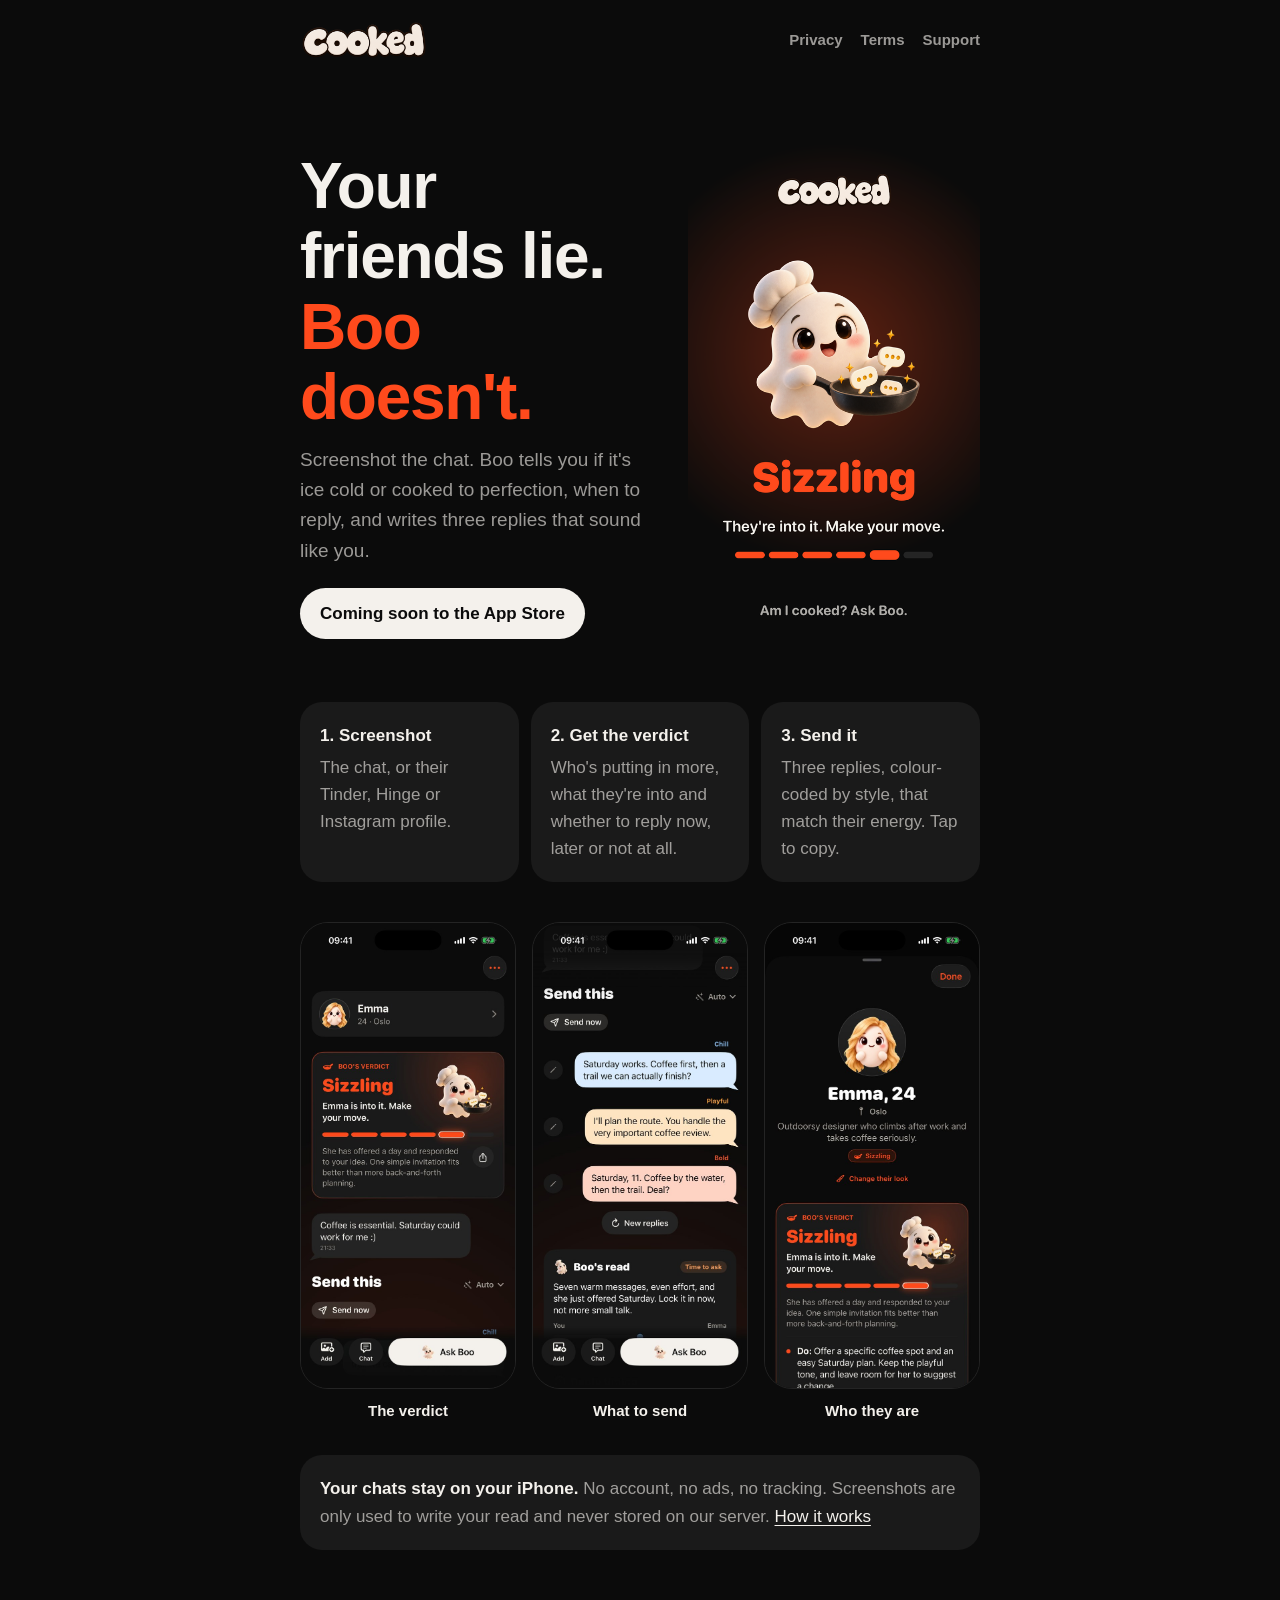
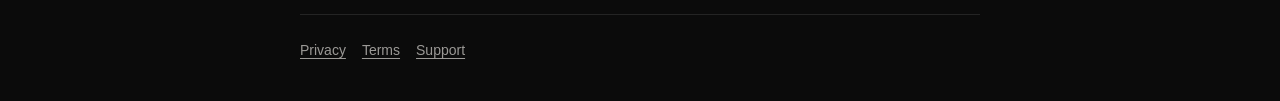
<file: index.html>
<!doctype html>
<html lang="en">
<head>
<meta charset="utf-8">
<meta name="viewport" content="width=device-width, initial-scale=1">
<title>Cooked | Am I cooked?</title>
<meta name="description" content="Screenshot the chat. Boo tells you if it's ice cold or cooked to perfection, and writes what to send next.">
<meta name="theme-color" content="#0b0b0b">
<meta property="og:title" content="Cooked">
<meta property="og:description" content="Your friends lie. Boo doesn't.">
<meta property="og:image" content="img/verdict.png">
<link rel="icon" href="img/boo.png">
<link rel="stylesheet" href="style.css?v=2">
</head>
<body>
<div class="wrap">
<header class="bar">
  <a href="./"><img src="img/logo.png" alt="Cooked"></a>
  <nav><a href="privacy.html">Privacy</a><a href="terms.html">Terms</a><a href="support.html">Support</a></nav>
</header>
<main>
<section class="hero">
  <div>
    <h1>Your friends lie. <span>Boo doesn't.</span></h1>
    <p>Screenshot the chat. Boo tells you if it's ice cold or cooked to perfection, when to reply, and writes three replies that sound like you.</p>
    <span class="badge">Coming soon to the App Store</span>
  </div>
  <img src="img/verdict.png" alt="A Cooked verdict card: Sizzling. They're into it. Make your move.">
</section>
<section class="steps">
  <div class="card"><strong>1. Screenshot</strong><p>The chat, or their Tinder, Hinge or Instagram profile.</p></div>
  <div class="card"><strong>2. Get the verdict</strong><p>Who's putting in more, what they're into and whether to reply now, later or not at all.</p></div>
  <div class="card"><strong>3. Send it</strong><p>Three replies, colour-coded by style, that match their energy. Tap to copy.</p></div>
</section>
<section class="screens" aria-label="Screens from the app">
  <figure><img src="img/screen-1.jpg" alt="The verdict: Sizzling, Emma is into it, make your move" loading="lazy"><figcaption>The verdict</figcaption></figure>
  <figure><img src="img/screen-2.jpg" alt="Three replies, colour-coded Chill, Playful and Bold" loading="lazy"><figcaption>What to send</figcaption></figure>
  <figure><img src="img/screen-3.jpg" alt="Emma's profile: age, city and what Boo sees" loading="lazy"><figcaption>Who they are</figcaption></figure>
</section>
<section class="card promise">
  <p><strong>Your chats stay on your iPhone.</strong> No account, no ads, no tracking. Screenshots are only used to write your read and never stored on our server. <a href="privacy.html">How it works</a></p>
</section>
</main>
<footer><a href="privacy.html">Privacy</a><a href="terms.html">Terms</a><a href="support.html">Support</a></footer>
</div>
</body>
</html>
</file>
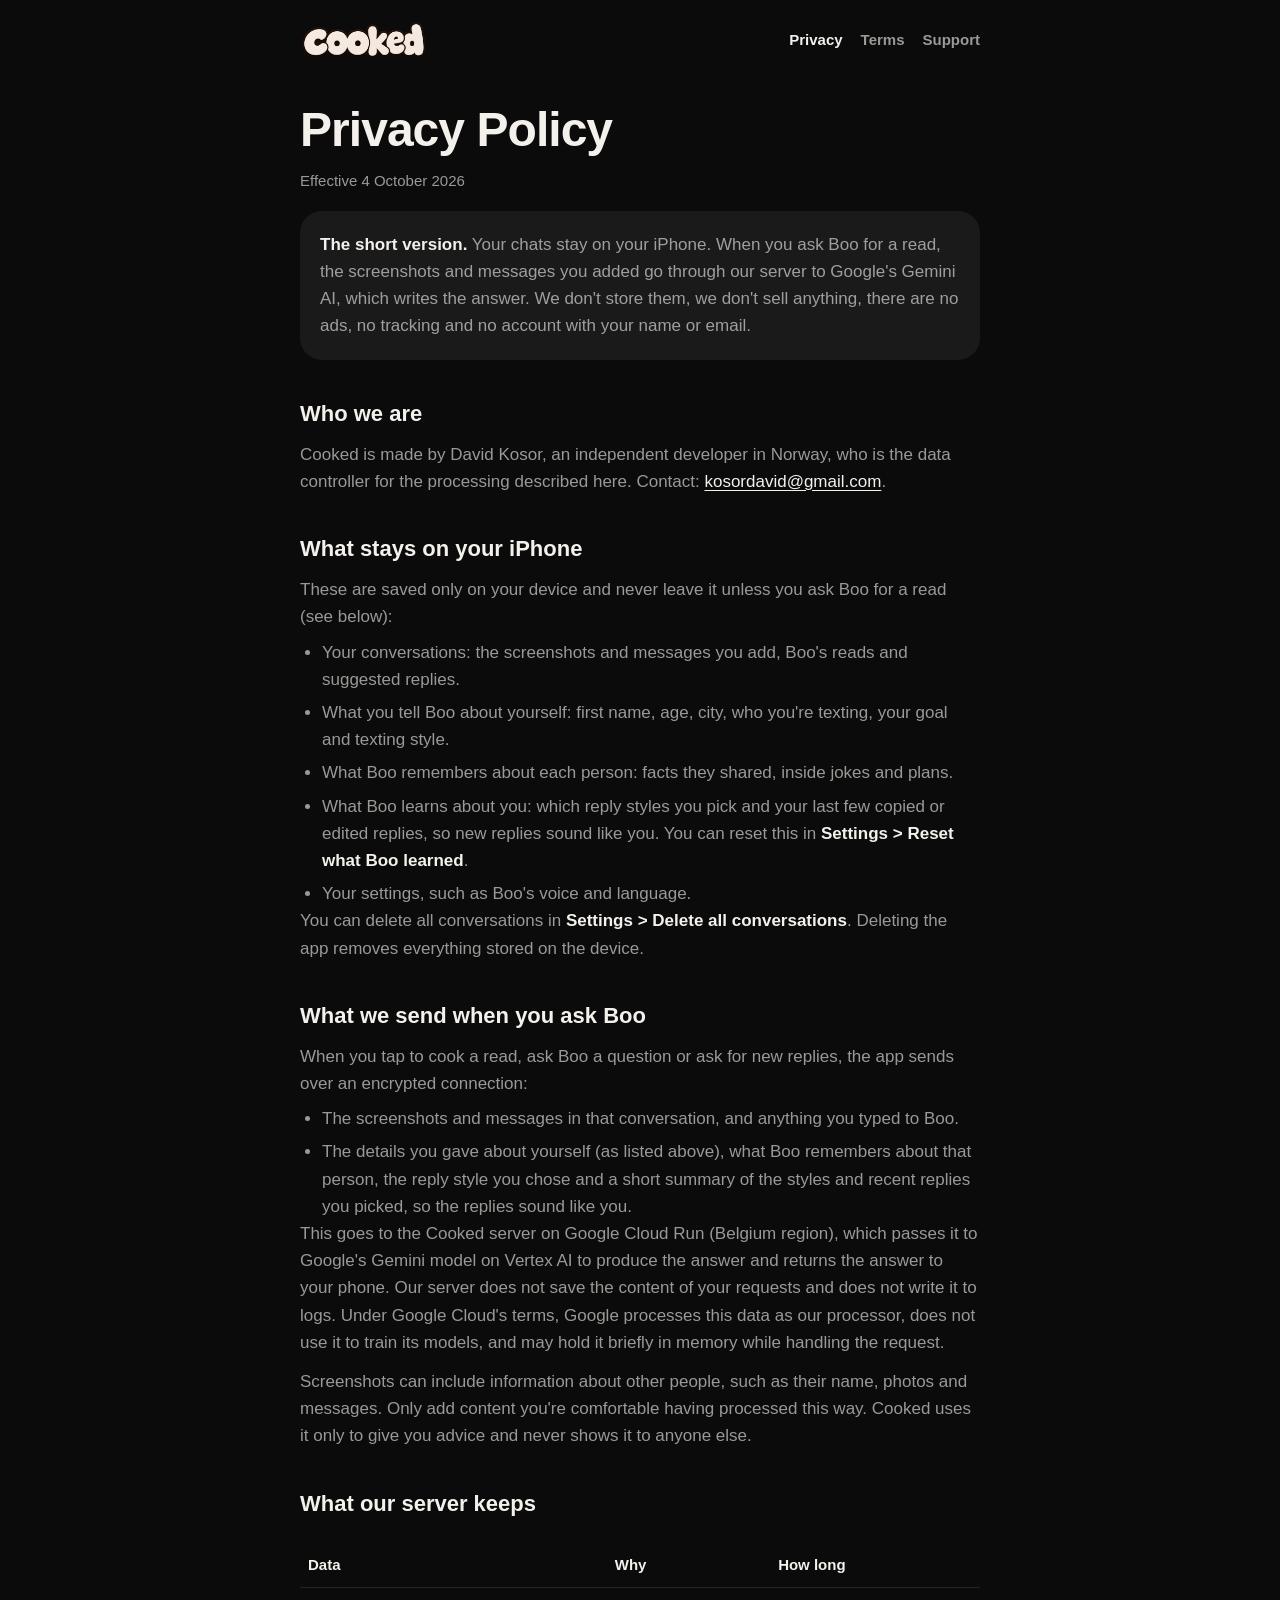
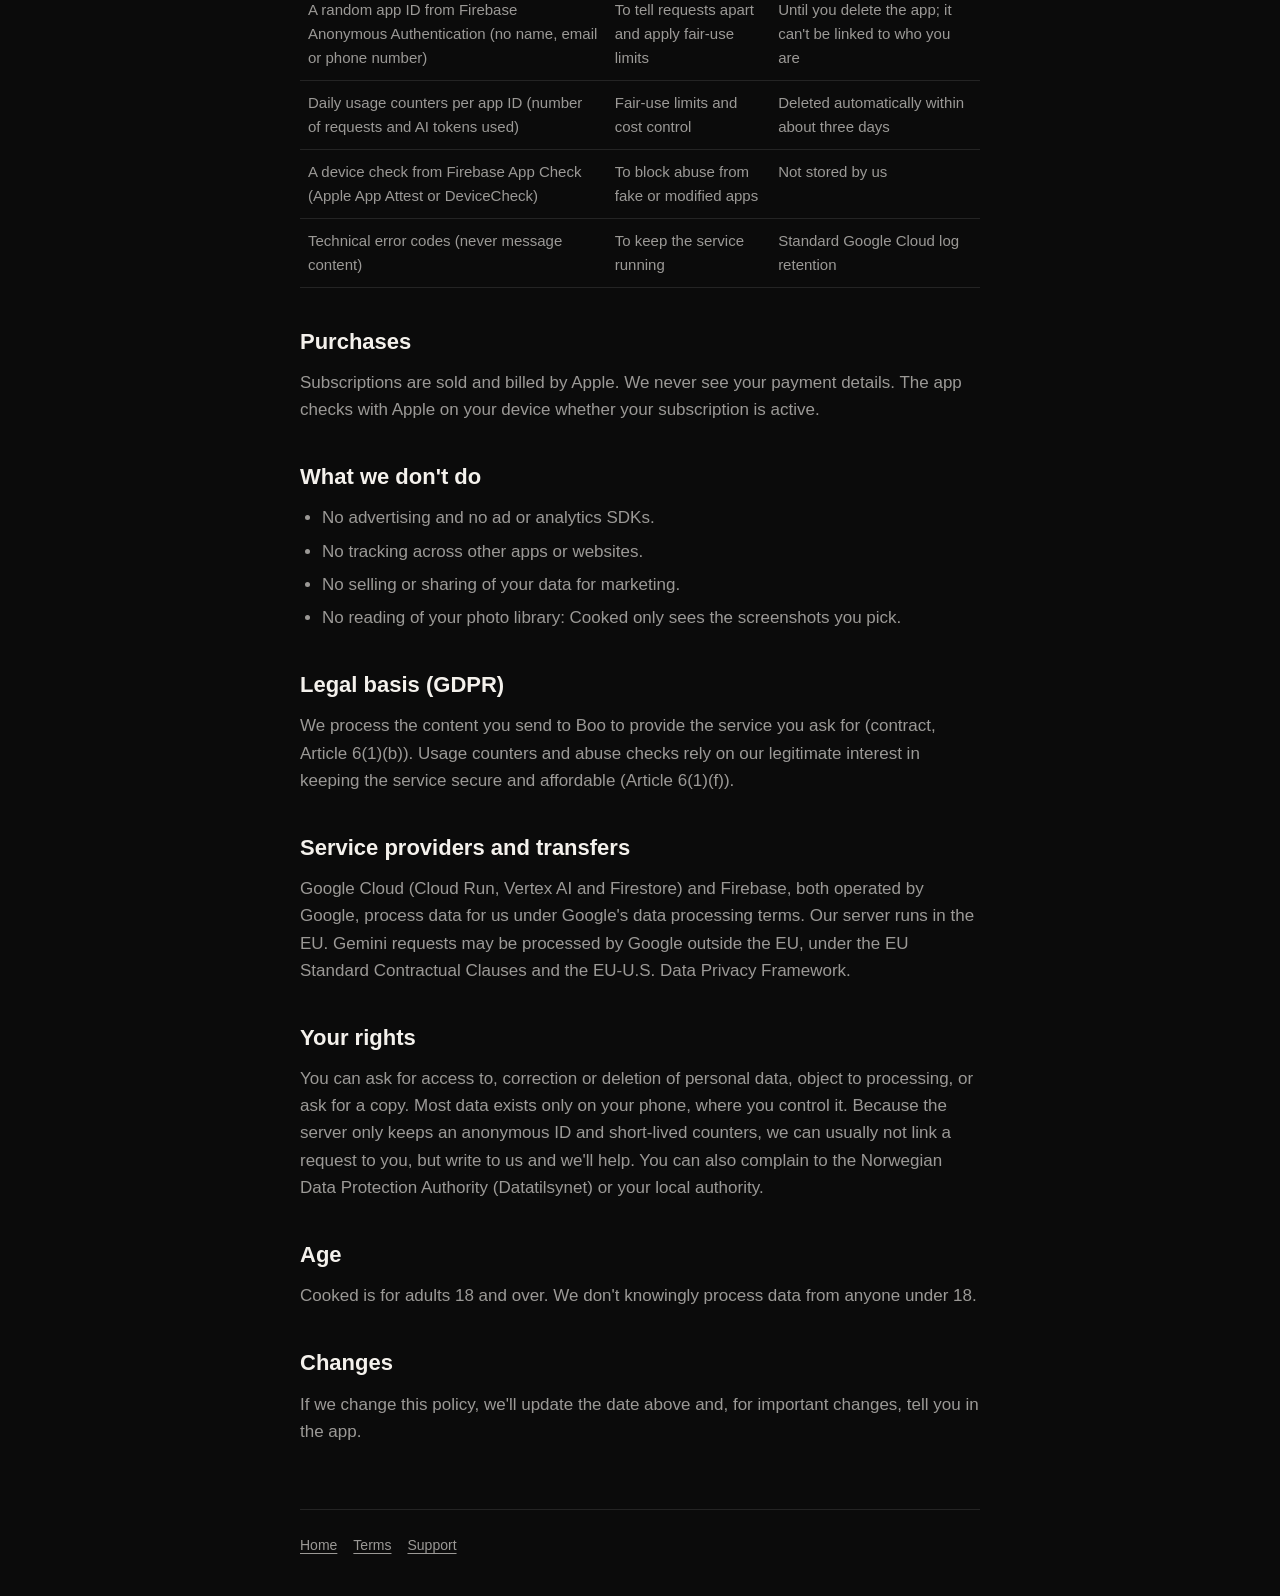
<file: privacy.html>
<!doctype html>
<html lang="en">
<head>
<meta charset="utf-8">
<meta name="viewport" content="width=device-width, initial-scale=1">
<title>Privacy Policy | Cooked</title>
<meta name="description" content="How Cooked handles your screenshots, messages and settings.">
<link rel="stylesheet" href="style.css?v=2">
</head>
<body>
<div class="wrap">
<header class="bar">
  <a href="./"><img src="img/logo.png" alt="Cooked"></a>
  <nav><a href="privacy.html" aria-current="page">Privacy</a><a href="terms.html">Terms</a><a href="support.html">Support</a></nav>
</header>
<main>
<h1>Privacy Policy</h1>
<p class="updated">Effective 4 October 2026</p>

<div class="card"><p><strong>The short version.</strong> Your chats stay on your iPhone. When you ask Boo for a read, the screenshots and messages you added go through our server to Google's Gemini AI, which writes the answer. We don't store them, we don't sell anything, there are no ads, no tracking and no account with your name or email.</p></div>

<h2>Who we are</h2>
<p>Cooked is made by David Kosor, an independent developer in Norway, who is the data controller for the processing described here. Contact: <a href="mailto:kosordavid@gmail.com">kosordavid@gmail.com</a>.</p>

<h2>What stays on your iPhone</h2>
<p>These are saved only on your device and never leave it unless you ask Boo for a read (see below):</p>
<ul>
  <li>Your conversations: the screenshots and messages you add, Boo's reads and suggested replies.</li>
  <li>What you tell Boo about yourself: first name, age, city, who you're texting, your goal and texting style.</li>
  <li>What Boo remembers about each person: facts they shared, inside jokes and plans.</li>
  <li>What Boo learns about you: which reply styles you pick and your last few copied or edited replies, so new replies sound like you. You can reset this in <strong>Settings &gt; Reset what Boo learned</strong>.</li>
  <li>Your settings, such as Boo's voice and language.</li>
</ul>
<p>You can delete all conversations in <strong>Settings &gt; Delete all conversations</strong>. Deleting the app removes everything stored on the device.</p>

<h2>What we send when you ask Boo</h2>
<p>When you tap to cook a read, ask Boo a question or ask for new replies, the app sends over an encrypted connection:</p>
<ul>
  <li>The screenshots and messages in that conversation, and anything you typed to Boo.</li>
  <li>The details you gave about yourself (as listed above), what Boo remembers about that person, the reply style you chose and a short summary of the styles and recent replies you picked, so the replies sound like you.</li>
</ul>
<p>This goes to the Cooked server on Google Cloud Run (Belgium region), which passes it to Google's Gemini model on Vertex AI to produce the answer and returns the answer to your phone. Our server does not save the content of your requests and does not write it to logs. Under Google Cloud's terms, Google processes this data as our processor, does not use it to train its models, and may hold it briefly in memory while handling the request.</p>
<p>Screenshots can include information about other people, such as their name, photos and messages. Only add content you're comfortable having processed this way. Cooked uses it only to give you advice and never shows it to anyone else.</p>

<h2>What our server keeps</h2>
<div class="table-scroll">
<table>
  <tr><th>Data</th><th>Why</th><th>How long</th></tr>
  <tr><td>A random app ID from Firebase Anonymous Authentication (no name, email or phone number)</td><td>To tell requests apart and apply fair-use limits</td><td>Until you delete the app; it can't be linked to who you are</td></tr>
  <tr><td>Daily usage counters per app ID (number of requests and AI tokens used)</td><td>Fair-use limits and cost control</td><td>Deleted automatically within about three days</td></tr>
  <tr><td>A device check from Firebase App Check (Apple App Attest or DeviceCheck)</td><td>To block abuse from fake or modified apps</td><td>Not stored by us</td></tr>
  <tr><td>Technical error codes (never message content)</td><td>To keep the service running</td><td>Standard Google Cloud log retention</td></tr>
</table>
</div>

<h2>Purchases</h2>
<p>Subscriptions are sold and billed by Apple. We never see your payment details. The app checks with Apple on your device whether your subscription is active.</p>

<h2>What we don't do</h2>
<ul>
  <li>No advertising and no ad or analytics SDKs.</li>
  <li>No tracking across other apps or websites.</li>
  <li>No selling or sharing of your data for marketing.</li>
  <li>No reading of your photo library: Cooked only sees the screenshots you pick.</li>
</ul>

<h2>Legal basis (GDPR)</h2>
<p>We process the content you send to Boo to provide the service you ask for (contract, Article 6(1)(b)). Usage counters and abuse checks rely on our legitimate interest in keeping the service secure and affordable (Article 6(1)(f)).</p>

<h2>Service providers and transfers</h2>
<p>Google Cloud (Cloud Run, Vertex AI and Firestore) and Firebase, both operated by Google, process data for us under Google's data processing terms. Our server runs in the EU. Gemini requests may be processed by Google outside the EU, under the EU Standard Contractual Clauses and the EU-U.S. Data Privacy Framework.</p>

<h2>Your rights</h2>
<p>You can ask for access to, correction or deletion of personal data, object to processing, or ask for a copy. Most data exists only on your phone, where you control it. Because the server only keeps an anonymous ID and short-lived counters, we can usually not link a request to you, but write to us and we'll help. You can also complain to the Norwegian Data Protection Authority (Datatilsynet) or your local authority.</p>

<h2>Age</h2>
<p>Cooked is for adults 18 and over. We don't knowingly process data from anyone under 18.</p>

<h2>Changes</h2>
<p>If we change this policy, we'll update the date above and, for important changes, tell you in the app.</p>
</main>
<footer><a href="./">Home</a><a href="terms.html">Terms</a><a href="support.html">Support</a></footer>
</div>
</body>
</html>
</file>
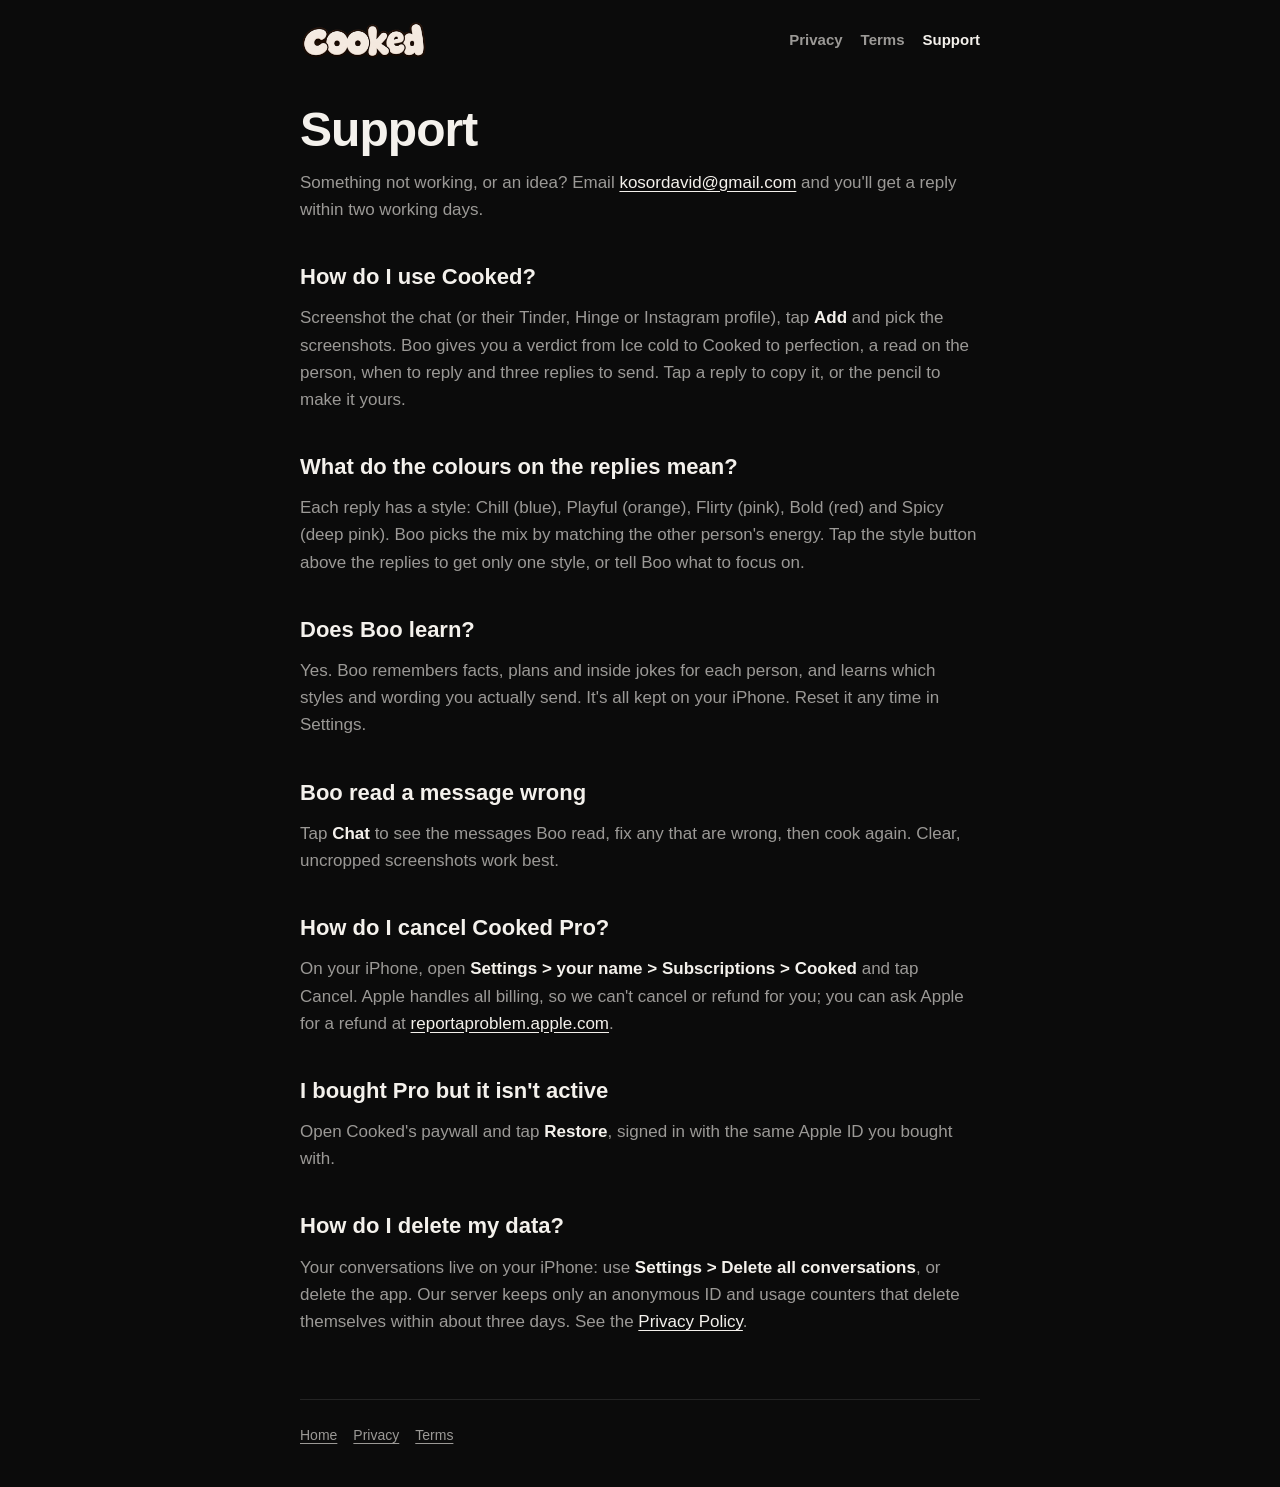
<file: support.html>
<!doctype html>
<html lang="en">
<head>
<meta charset="utf-8">
<meta name="viewport" content="width=device-width, initial-scale=1">
<title>Support | Cooked</title>
<meta name="description" content="Help with Cooked: how it works, subscriptions, deleting your data and contact.">
<link rel="stylesheet" href="style.css?v=2">
</head>
<body>
<div class="wrap">
<header class="bar">
  <a href="./"><img src="img/logo.png" alt="Cooked"></a>
  <nav><a href="privacy.html">Privacy</a><a href="terms.html">Terms</a><a href="support.html" aria-current="page">Support</a></nav>
</header>
<main>
<h1>Support</h1>
<p>Something not working, or an idea? Email <a href="mailto:kosordavid@gmail.com">kosordavid@gmail.com</a> and you'll get a reply within two working days.</p>

<h2>How do I use Cooked?</h2>
<p>Screenshot the chat (or their Tinder, Hinge or Instagram profile), tap <strong>Add</strong> and pick the screenshots. Boo gives you a verdict from Ice cold to Cooked to perfection, a read on the person, when to reply and three replies to send. Tap a reply to copy it, or the pencil to make it yours.</p>

<h2>What do the colours on the replies mean?</h2>
<p>Each reply has a style: Chill (blue), Playful (orange), Flirty (pink), Bold (red) and Spicy (deep pink). Boo picks the mix by matching the other person's energy. Tap the style button above the replies to get only one style, or tell Boo what to focus on.</p>

<h2>Does Boo learn?</h2>
<p>Yes. Boo remembers facts, plans and inside jokes for each person, and learns which styles and wording you actually send. It's all kept on your iPhone. Reset it any time in Settings.</p>

<h2>Boo read a message wrong</h2>
<p>Tap <strong>Chat</strong> to see the messages Boo read, fix any that are wrong, then cook again. Clear, uncropped screenshots work best.</p>

<h2>How do I cancel Cooked Pro?</h2>
<p>On your iPhone, open <strong>Settings &gt; your name &gt; Subscriptions &gt; Cooked</strong> and tap Cancel. Apple handles all billing, so we can't cancel or refund for you; you can ask Apple for a refund at <a href="https://reportaproblem.apple.com">reportaproblem.apple.com</a>.</p>

<h2>I bought Pro but it isn't active</h2>
<p>Open Cooked's paywall and tap <strong>Restore</strong>, signed in with the same Apple ID you bought with.</p>

<h2>How do I delete my data?</h2>
<p>Your conversations live on your iPhone: use <strong>Settings &gt; Delete all conversations</strong>, or delete the app. Our server keeps only an anonymous ID and usage counters that delete themselves within about three days. See the <a href="privacy.html">Privacy Policy</a>.</p>
</main>
<footer><a href="./">Home</a><a href="privacy.html">Privacy</a><a href="terms.html">Terms</a></footer>
</div>
</body>
</html>
</file>
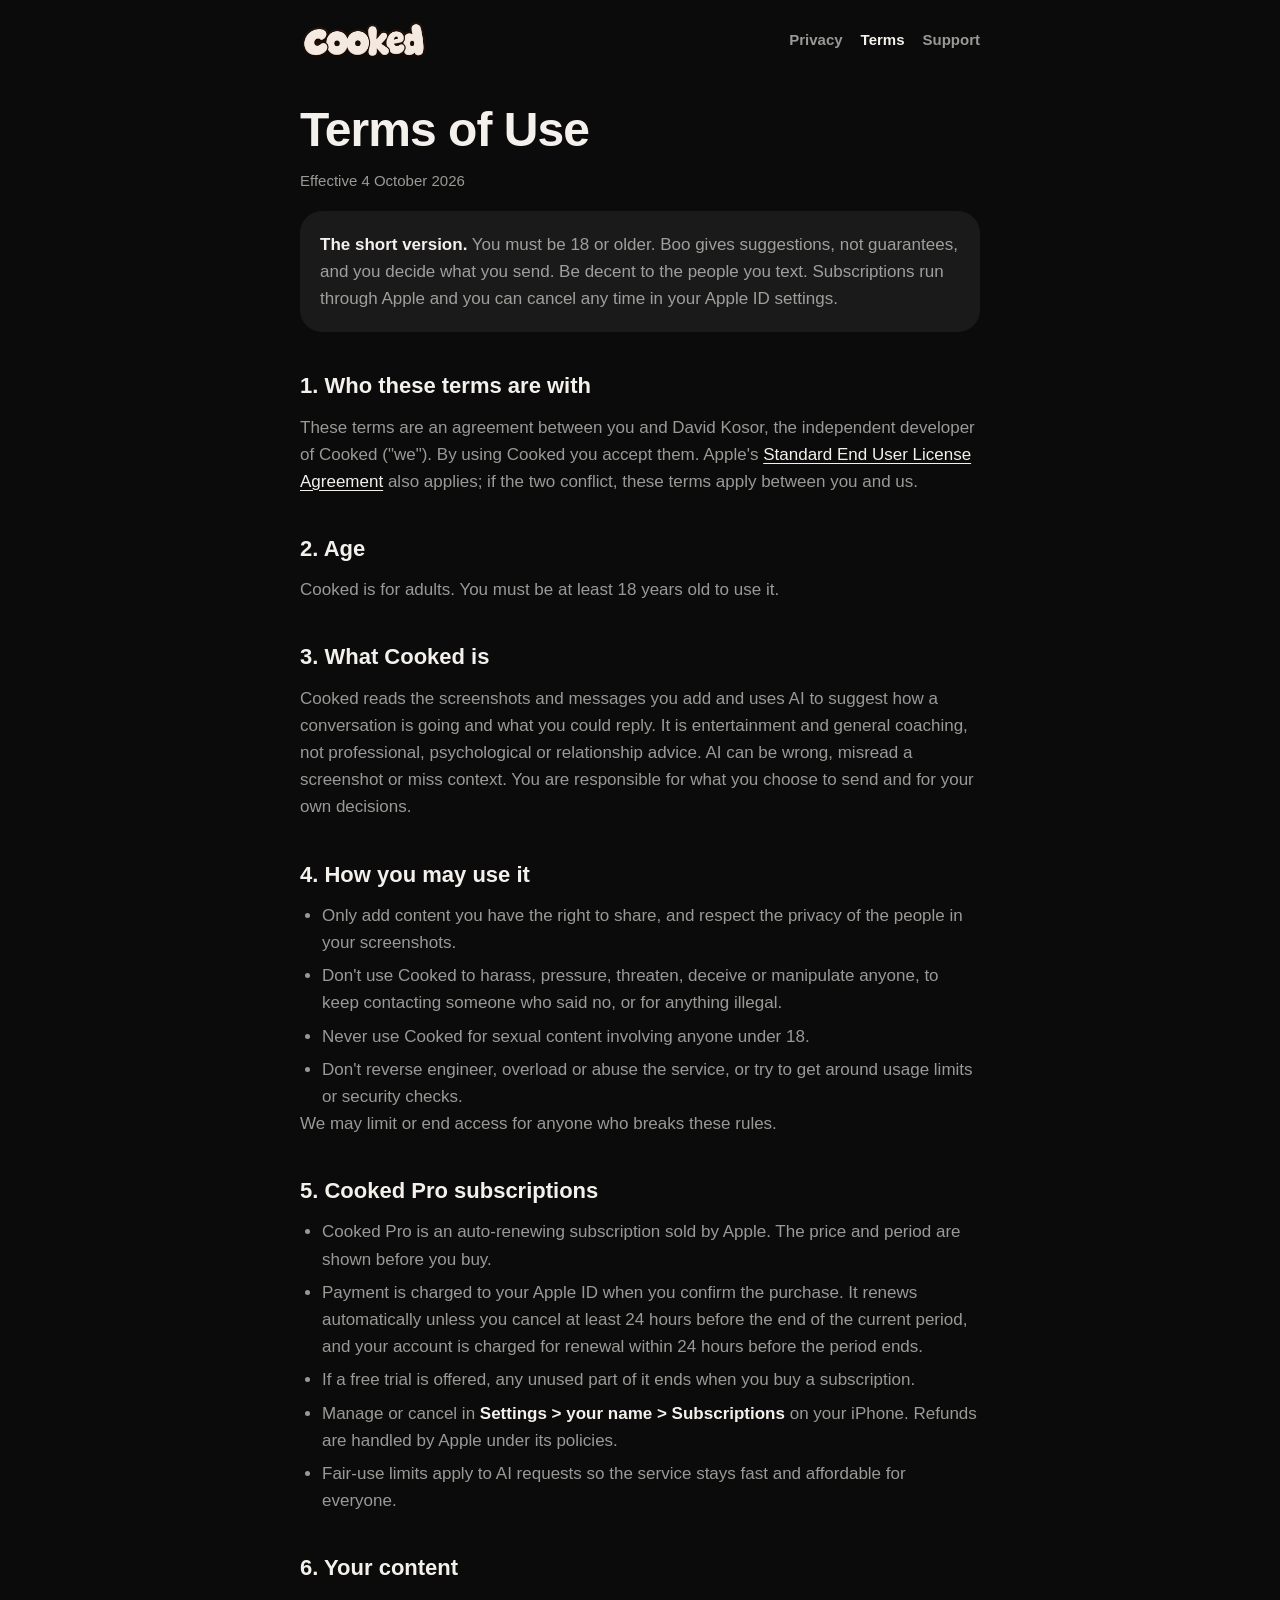
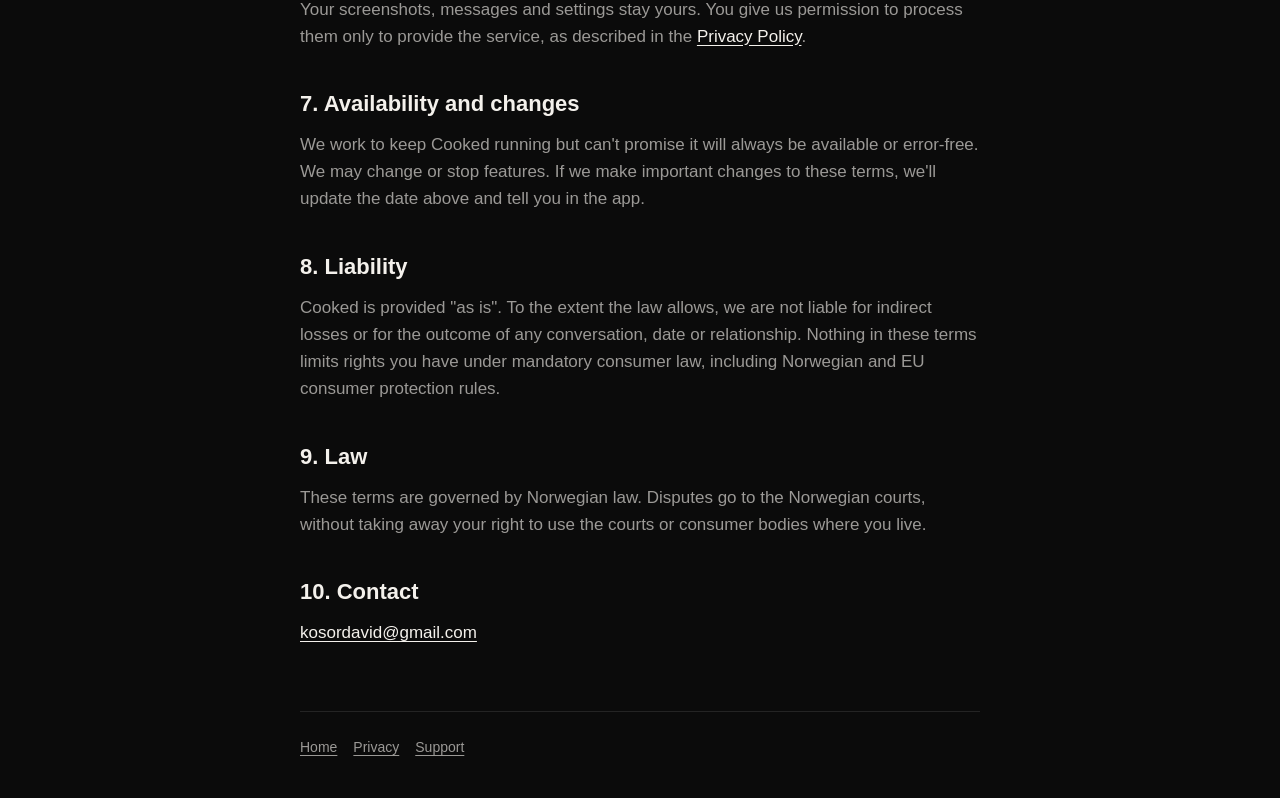
<file: terms.html>
<!doctype html>
<html lang="en">
<head>
<meta charset="utf-8">
<meta name="viewport" content="width=device-width, initial-scale=1">
<title>Terms of Use | Cooked</title>
<meta name="description" content="The terms for using Cooked and Cooked Pro.">
<link rel="stylesheet" href="style.css?v=2">
</head>
<body>
<div class="wrap">
<header class="bar">
  <a href="./"><img src="img/logo.png" alt="Cooked"></a>
  <nav><a href="privacy.html">Privacy</a><a href="terms.html" aria-current="page">Terms</a><a href="support.html">Support</a></nav>
</header>
<main>
<h1>Terms of Use</h1>
<p class="updated">Effective 4 October 2026</p>

<div class="card"><p><strong>The short version.</strong> You must be 18 or older. Boo gives suggestions, not guarantees, and you decide what you send. Be decent to the people you text. Subscriptions run through Apple and you can cancel any time in your Apple ID settings.</p></div>

<h2>1. Who these terms are with</h2>
<p>These terms are an agreement between you and David Kosor, the independent developer of Cooked ("we"). By using Cooked you accept them. Apple's <a href="https://www.apple.com/legal/internet-services/itunes/dev/stdeula/">Standard End User License Agreement</a> also applies; if the two conflict, these terms apply between you and us.</p>

<h2>2. Age</h2>
<p>Cooked is for adults. You must be at least 18 years old to use it.</p>

<h2>3. What Cooked is</h2>
<p>Cooked reads the screenshots and messages you add and uses AI to suggest how a conversation is going and what you could reply. It is entertainment and general coaching, not professional, psychological or relationship advice. AI can be wrong, misread a screenshot or miss context. You are responsible for what you choose to send and for your own decisions.</p>

<h2>4. How you may use it</h2>
<ul>
  <li>Only add content you have the right to share, and respect the privacy of the people in your screenshots.</li>
  <li>Don't use Cooked to harass, pressure, threaten, deceive or manipulate anyone, to keep contacting someone who said no, or for anything illegal.</li>
  <li>Never use Cooked for sexual content involving anyone under 18.</li>
  <li>Don't reverse engineer, overload or abuse the service, or try to get around usage limits or security checks.</li>
</ul>
<p>We may limit or end access for anyone who breaks these rules.</p>

<h2>5. Cooked Pro subscriptions</h2>
<ul>
  <li>Cooked Pro is an auto-renewing subscription sold by Apple. The price and period are shown before you buy.</li>
  <li>Payment is charged to your Apple ID when you confirm the purchase. It renews automatically unless you cancel at least 24 hours before the end of the current period, and your account is charged for renewal within 24 hours before the period ends.</li>
  <li>If a free trial is offered, any unused part of it ends when you buy a subscription.</li>
  <li>Manage or cancel in <strong>Settings &gt; your name &gt; Subscriptions</strong> on your iPhone. Refunds are handled by Apple under its policies.</li>
  <li>Fair-use limits apply to AI requests so the service stays fast and affordable for everyone.</li>
</ul>

<h2>6. Your content</h2>
<p>Your screenshots, messages and settings stay yours. You give us permission to process them only to provide the service, as described in the <a href="privacy.html">Privacy Policy</a>.</p>

<h2>7. Availability and changes</h2>
<p>We work to keep Cooked running but can't promise it will always be available or error-free. We may change or stop features. If we make important changes to these terms, we'll update the date above and tell you in the app.</p>

<h2>8. Liability</h2>
<p>Cooked is provided "as is". To the extent the law allows, we are not liable for indirect losses or for the outcome of any conversation, date or relationship. Nothing in these terms limits rights you have under mandatory consumer law, including Norwegian and EU consumer protection rules.</p>

<h2>9. Law</h2>
<p>These terms are governed by Norwegian law. Disputes go to the Norwegian courts, without taking away your right to use the courts or consumer bodies where you live.</p>

<h2>10. Contact</h2>
<p><a href="mailto:kosordavid@gmail.com">kosordavid@gmail.com</a></p>
</main>
<footer><a href="./">Home</a><a href="privacy.html">Privacy</a><a href="support.html">Support</a></footer>
</div>
</body>
</html>
</file>
<file: style.css>
:root {
  --ink: #0b0b0b;
  --surface: #1a1a1a;
  --raised: #242424;
  --bone: #f4f1ec;
  --muted: rgba(244, 241, 236, 0.62);
  --ember: #ff4a1c;
  --gold: #ffcf4a;
}
* { box-sizing: border-box; margin: 0; padding: 0; }
html { -webkit-text-size-adjust: 100%; }
body {
  background: var(--ink);
  color: var(--bone);
  font: 17px/1.6 ui-rounded, -apple-system, BlinkMacSystemFont, "SF Pro Rounded", "Segoe UI", Roboto, sans-serif;
  -webkit-font-smoothing: antialiased;
}
a { color: var(--bone); text-underline-offset: 3px; }
a:hover { color: var(--gold); }
.wrap { max-width: 720px; margin: 0 auto; padding: 0 20px; }
header.bar { display: flex; align-items: center; justify-content: space-between; padding: 20px 0; }
header.bar img { height: 40px; display: block; }
header.bar nav { display: flex; gap: 18px; font-size: 15px; font-weight: 600; }
header.bar nav a { text-decoration: none; color: var(--muted); }
header.bar nav a:hover, header.bar nav a[aria-current] { color: var(--bone); }
main { padding: 24px 0 64px; }
h1 { font-size: clamp(32px, 7vw, 48px); line-height: 1.1; font-weight: 900; letter-spacing: -0.02em; margin-bottom: 12px; }
h2 { font-size: 22px; font-weight: 800; margin: 36px 0 10px; }
h3 { font-size: 18px; font-weight: 700; margin: 22px 0 6px; }
p, li { color: var(--muted); }
p + p { margin-top: 12px; }
strong { color: var(--bone); }
ul { padding-left: 22px; margin-top: 8px; }
li + li { margin-top: 6px; }
.updated { font-size: 15px; color: var(--muted); }
.card { background: var(--surface); border-radius: 22px; padding: 20px; margin-top: 18px; }
.card p { margin: 0; }
table { width: 100%; border-collapse: collapse; margin-top: 12px; font-size: 15px; }
th, td { text-align: left; vertical-align: top; padding: 10px 8px; border-bottom: 1px solid var(--raised); }
th { color: var(--bone); font-weight: 700; }
td { color: var(--muted); }
.table-scroll { overflow-x: auto; }
footer { border-top: 1px solid var(--raised); padding: 24px 0 40px; font-size: 14px; color: var(--muted); }
footer a { color: var(--muted); margin-right: 16px; }

/* Home */
.hero { display: grid; grid-template-columns: 1.1fr 0.9fr; gap: 32px; align-items: center; padding: 32px 0 16px; }
.hero h1 { font-size: clamp(40px, 9vw, 64px); }
.hero h1 span { color: var(--ember); }
.hero p { font-size: 19px; margin-top: 8px; }
.hero img { width: 100%; max-width: 300px; border-radius: 28px; display: block; margin: 0 auto; }
.steps { display: grid; grid-template-columns: repeat(3, 1fr); gap: 12px; margin-top: 32px; }
.steps .card { margin: 0; }
.steps strong { display: block; margin-bottom: 4px; }
.badge { display: inline-block; margin-top: 22px; padding: 12px 20px; border-radius: 999px; background: var(--bone); color: var(--ink); font-weight: 800; text-decoration: none; }
.badge:hover { color: var(--ink); }
.screens { display: grid; grid-template-columns: repeat(3, 1fr); gap: 16px; margin-top: 40px; }
.screens figure { margin: 0; text-align: center; }
.screens img { width: 100%; display: block; border-radius: 28px; border: 1px solid var(--raised); }
.screens figcaption { margin-top: 10px; font-size: 15px; font-weight: 700; color: var(--bone); }
.promise { margin-top: 32px; }
@media (max-width: 640px) {
  .screens { grid-template-columns: repeat(3, 72%); overflow-x: auto; scroll-snap-type: x mandatory; padding-bottom: 8px; }
  .screens figure { scroll-snap-align: center; }
  .hero { grid-template-columns: 1fr; }
  .hero img { max-width: 240px; }
  .steps { grid-template-columns: 1fr; }
  header.bar nav { gap: 14px; font-size: 14px; }
}
</file>
